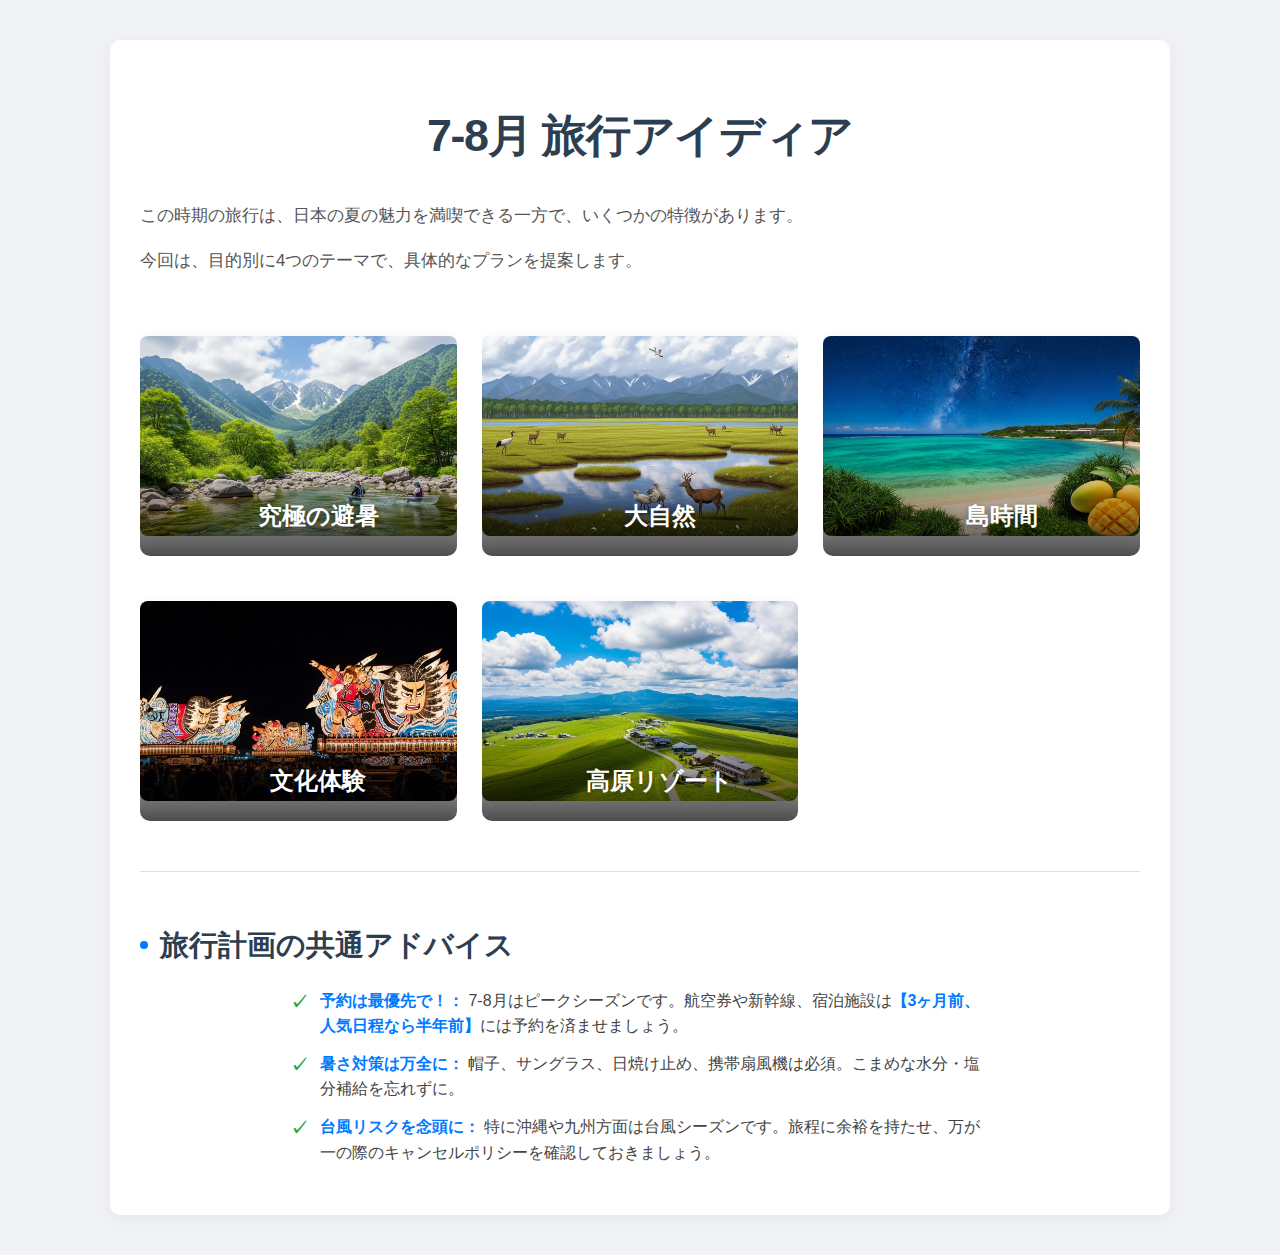
<file: index.html>
<!DOCTYPE html>
<html lang="ja">
<head>
    <meta charset="UTF-8">
    <meta name="viewport" content="width=device-width, initial-scale=1.0">
    <title>7-8月 旅行アイディア</title>
    <link rel="stylesheet" href="styles.css">
</head>
<body>
    <div class="container">
        <h1>7-8月 旅行アイディア</h1>
        <p>この時期の旅行は、日本の夏の魅力を満喫できる一方で、いくつかの特徴があります。</p>
        <p>今回は、目的別に4つのテーマで、具体的なプランを提案します。</p>

        <div class="plan-grid">
            <a href="kamikochi_azumino.html" class="plan-item">
                <img src="image/上高地.jpg" alt="上高地と安曇野">
                <div class="plan-overlay">究極の避暑</div>
            </a>
            <a href="hokkaido_dotou.html" class="plan-item">
                <img src="image/北海道.jpg" alt="北海道・道東">
                <div class="plan-overlay">大自然</div>
            </a>
            <a href="okinawa_miyako.html" class="plan-item">
                <img src="image/宮古諸島.jpg" alt="沖縄・宮古諸島">
                <div class="plan-overlay">島時間</div>
            </a>
            <a href="aomori_nebuta.html" class="plan-item">
                <img src="image/青森.jpg" alt="青森ねぶた祭">
                <div class="plan-overlay">文化体験</div>
            </a>
            <a href="nasu.html" class="plan-item">
                <img src="image/那須.jpg" alt="那須高原">
                <div class="plan-overlay">高原リゾート</div>
            </a>
        </div>

        <hr>

        <h3>旅行計画の共通アドバイス</h3>
        <ul>
            <li><b>予約は最優先で！：</b> 7-8月はピークシーズンです。航空券や新幹線、宿泊施設は<b>【3ヶ月前、人気日程なら半年前】</b>には予約を済ませましょう。</li>
            <li><b>暑さ対策は万全に：</b> 帽子、サングラス、日焼け止め、携帯扇風機は必須。こまめな水分・塩分補給を忘れずに。</li>
            <li><b>台風リスクを念頭に：</b> 特に沖縄や九州方面は台風シーズンです。旅程に余裕を持たせ、万が一の際のキャンセルポリシーを確認しておきましょう。</li>
        </ul>
    </div>
</body>
</html>
</file>
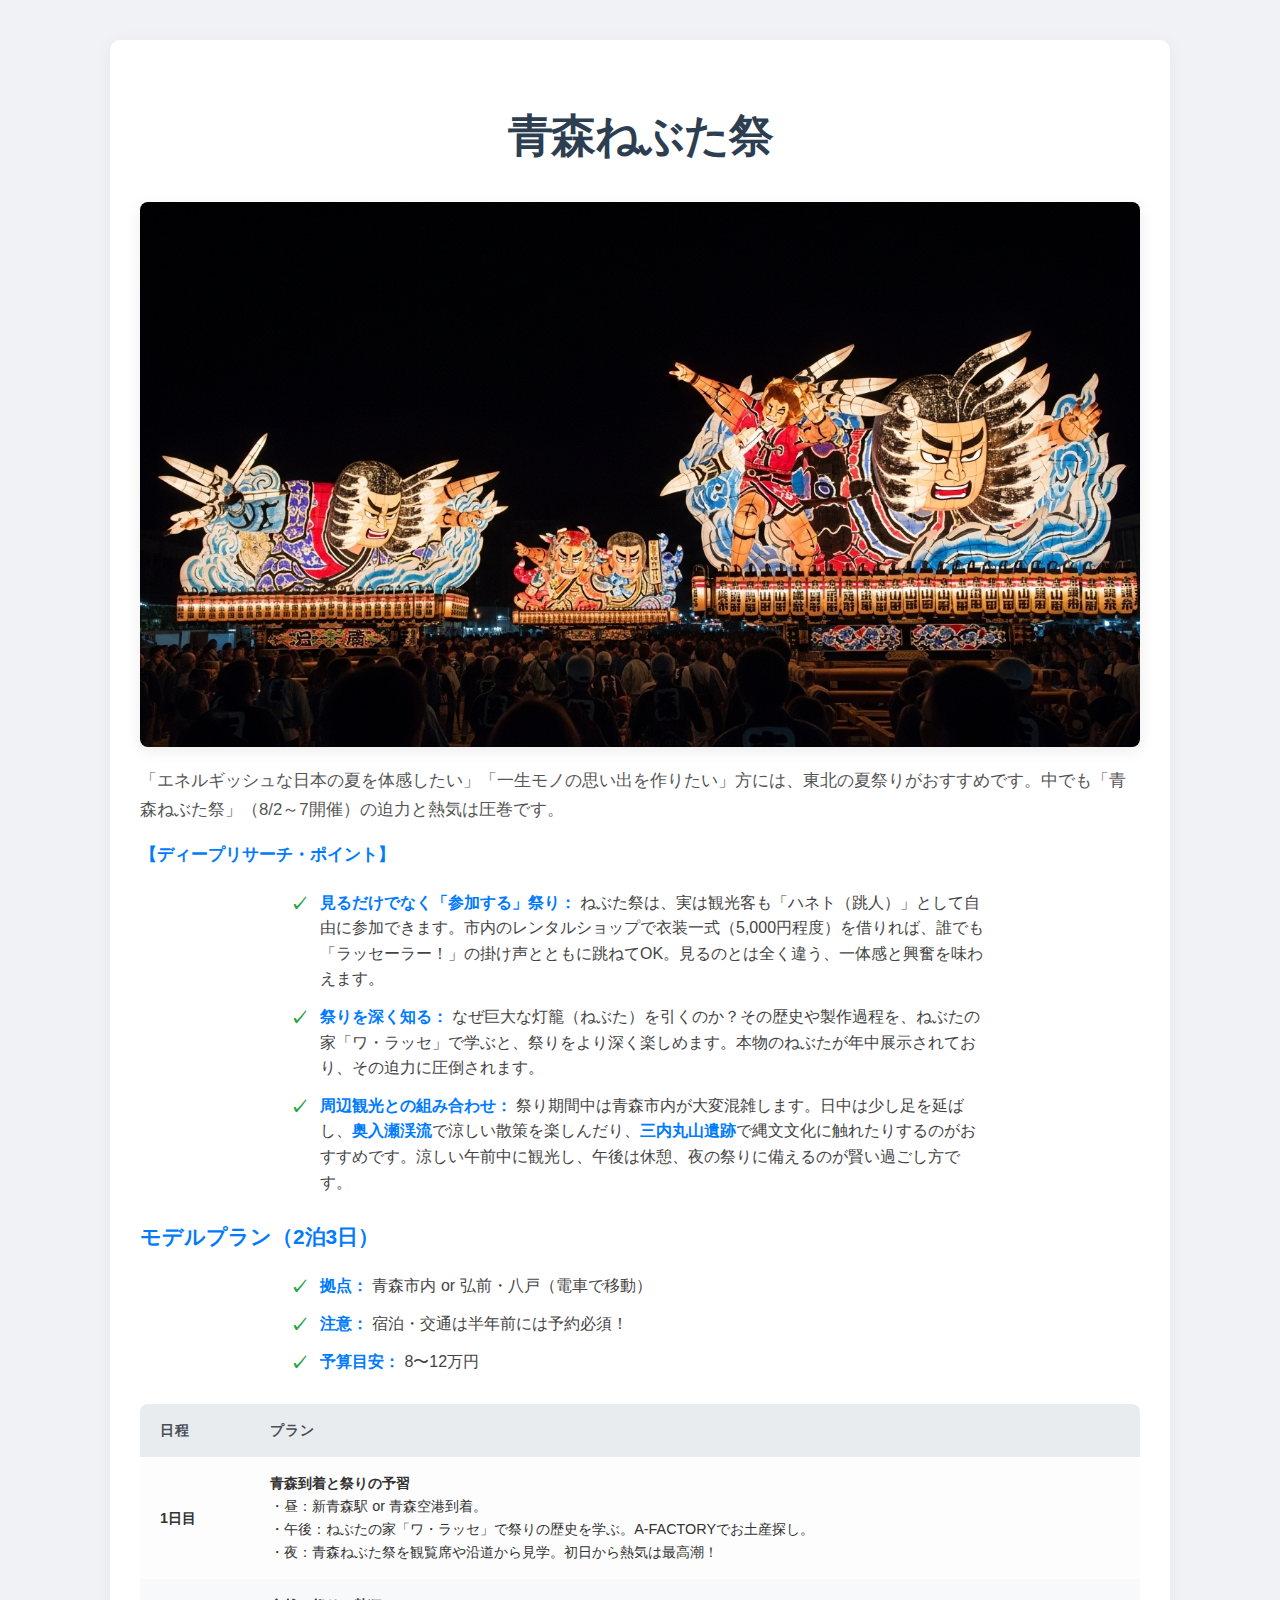
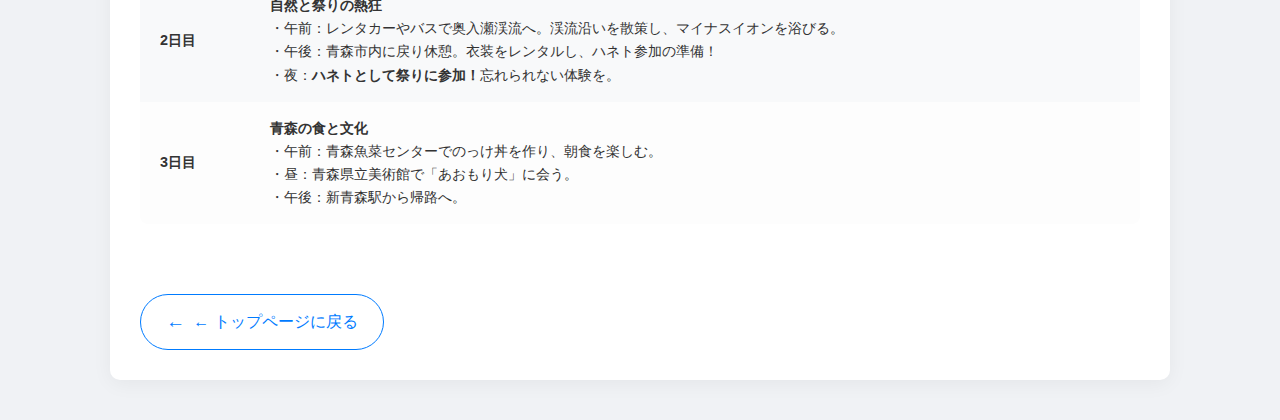
<file: aomori_nebuta.html>
<!DOCTYPE html>
<html lang="ja">
<head>
    <meta charset="UTF-8">
    <meta name="viewport" content="width=device-width, initial-scale=1.0">
    <title>青森ねぶた祭</title>
    <link rel="stylesheet" href="styles.css">
</head>
<body>
    <div class="container">
        <h1>青森ねぶた祭</h1>
        <img src="image/青森.jpg" alt="青森ねぶた祭の熱気" style="width:100%; height:auto; display:block; margin: 0 auto 20px auto; border-radius: 8px;">
        <p>「エネルギッシュな日本の夏を体感したい」「一生モノの思い出を作りたい」方には、東北の夏祭りがおすすめです。中でも「青森ねぶた祭」（8/2～7開催）の迫力と熱気は圧巻です。</p>
        <p><b>【ディープリサーチ・ポイント】</b></p>
        <ul>
            <li><b>見るだけでなく「参加する」祭り：</b> ねぶた祭は、実は観光客も「ハネト（跳人）」として自由に参加できます。市内のレンタルショップで衣装一式（5,000円程度）を借りれば、誰でも「ラッセーラー！」の掛け声とともに跳ねてOK。見るのとは全く違う、一体感と興奮を味わえます。</li>
            <li><b>祭りを深く知る：</b> なぜ巨大な灯籠（ねぶた）を引くのか？その歴史や製作過程を、ねぶたの家「ワ・ラッセ」で学ぶと、祭りをより深く楽しめます。本物のねぶたが年中展示されており、その迫力に圧倒されます。</li>
            <li><b>周辺観光との組み合わせ：</b> 祭り期間中は青森市内が大変混雑します。日中は少し足を延ばし、<b>奥入瀬渓流</b>で涼しい散策を楽しんだり、<b>三内丸山遺跡</b>で縄文文化に触れたりするのがおすすめです。涼しい午前中に観光し、午後は休憩、夜の祭りに備えるのが賢い過ごし方です。</li>
        </ul>
        <h4>モデルプラン（2泊3日）</h4>
        <ul>
            <li><b>拠点：</b> 青森市内 or 弘前・八戸（電車で移動）</li>
            <li><b>注意：</b> 宿泊・交通は半年前には予約必須！</li>
            <li><b>予算目安：</b> 8〜12万円</li>
        </ul>
        <table>
            <thead>
                <tr>
                    <th>日程</th>
                    <th>プラン</th>
                </tr>
            </thead>
            <tbody>
                <tr>
                    <td><b>1日目</b></td>
                    <td><b>青森到着と祭りの予習</b><br>・昼：新青森駅 or 青森空港到着。<br>・午後：ねぶたの家「ワ・ラッセ」で祭りの歴史を学ぶ。A-FACTORYでお土産探し。<br>・夜：青森ねぶた祭を観覧席や沿道から見学。初日から熱気は最高潮！</td>
                </tr>
                <tr>
                    <td><b>2日目</b></td>
                    <td><b>自然と祭りの熱狂</b><br>・午前：レンタカーやバスで奥入瀬渓流へ。渓流沿いを散策し、マイナスイオンを浴びる。<br>・午後：青森市内に戻り休憩。衣装をレンタルし、ハネト参加の準備！<br>・夜：<b>ハネトとして祭りに参加！</b>忘れられない体験を。</td>
                </tr>
                <tr>
                    <td><b>3日目</b></td>
                    <td><b>青森の食と文化</b><br>・午前：青森魚菜センターでのっけ丼を作り、朝食を楽しむ。<br>・昼：青森県立美術館で「あおもり犬」に会う。<br>・午後：新青森駅から帰路へ。</td>
                </tr>
            </tbody>
        </table>
        <a href="index.html" class="back-link">← トップページに戻る</a>
    </div>
</body>
</html>
</file>
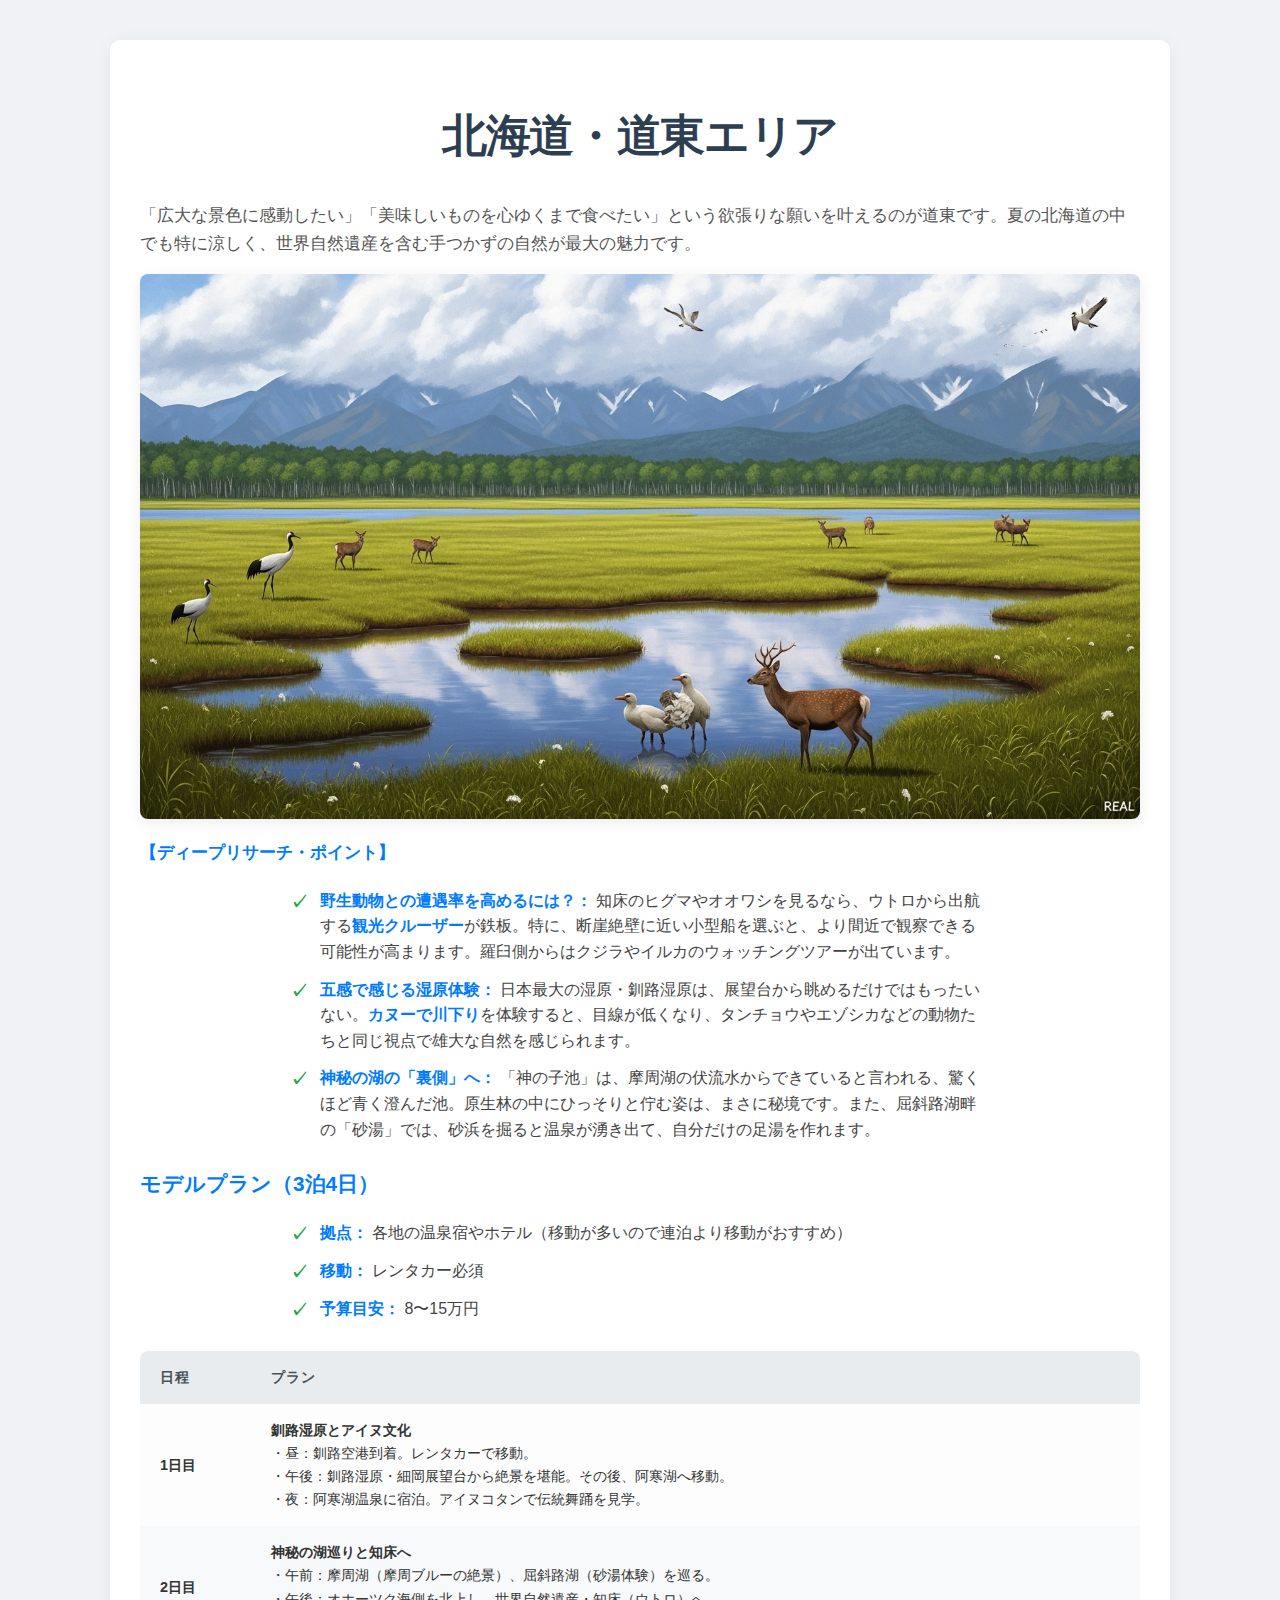
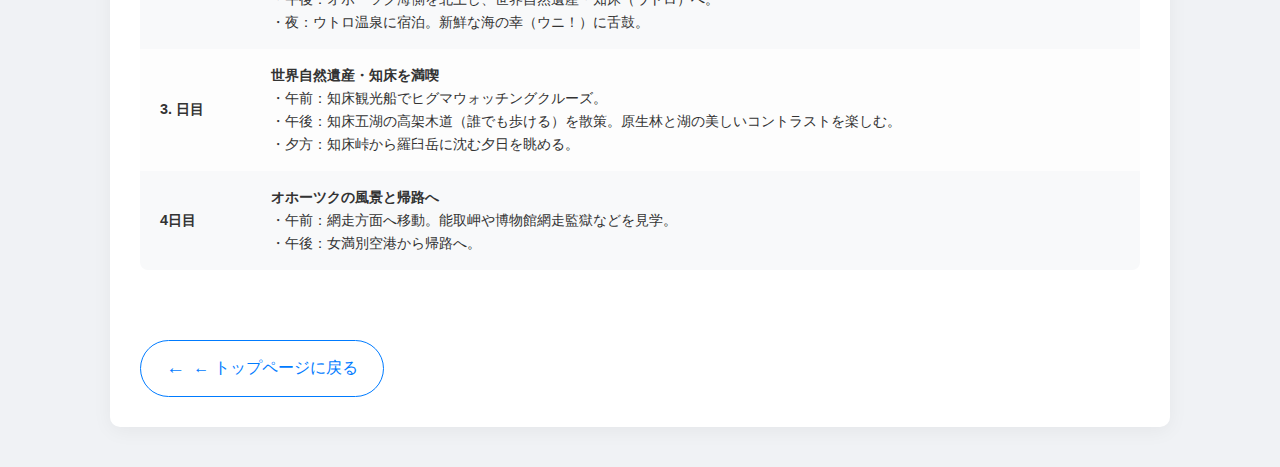
<file: hokkaido_dotou.html>
<!DOCTYPE html>
<html lang="ja">
<head>
    <meta charset="UTF-8">
    <meta name="viewport" content="width=device-width, initial-scale=1.0">
    <title>北海道・道東エリア</title>
    <link rel="stylesheet" href="styles.css">
</head>
<body>
    <div class="container">
        <h1>北海道・道東エリア</h1>
        <p>「広大な景色に感動したい」「美味しいものを心ゆくまで食べたい」という欲張りな願いを叶えるのが道東です。夏の北海道の中でも特に涼しく、世界自然遺産を含む手つかずの自然が最大の魅力です。</p>
        <img src="image/北海道.jpg" alt="北海道・道東の雄大な自然" style="width:100%; height:auto; display:block; margin: 0 auto 20px auto; border-radius: 8px;">
        <p><b>【ディープリサーチ・ポイント】</b></p>
        <ul>
            <li><b>野生動物との遭遇率を高めるには？：</b> 知床のヒグマやオオワシを見るなら、ウトロから出航する<b>観光クルーザー</b>が鉄板。特に、断崖絶壁に近い小型船を選ぶと、より間近で観察できる可能性が高まります。羅臼側からはクジラやイルカのウォッチングツアーが出ています。</li>
            <li><b>五感で感じる湿原体験：</b> 日本最大の湿原・釧路湿原は、展望台から眺めるだけではもったいない。<b>カヌーで川下り</b>を体験すると、目線が低くなり、タンチョウやエゾシカなどの動物たちと同じ視点で雄大な自然を感じられます。</li>
            <li><b>神秘の湖の「裏側」へ：</b> 「神の子池」は、摩周湖の伏流水からできていると言われる、驚くほど青く澄んだ池。原生林の中にひっそりと佇む姿は、まさに秘境です。また、屈斜路湖畔の「砂湯」では、砂浜を掘ると温泉が湧き出て、自分だけの足湯を作れます。</li>
        </ul>
        <h4>モデルプラン（3泊4日）</h4>
        <ul>
            <li><b>拠点：</b> 各地の温泉宿やホテル（移動が多いので連泊より移動がおすすめ）</li>
            <li><b>移動：</b> レンタカー必須</li>
            <li><b>予算目安：</b> 8〜15万円</li>
        </ul>
        <table>
            <thead>
                <tr>
                    <th>日程</th>
                    <th>プラン</th>
                </tr>
            </thead>
            <tbody>
                <tr>
                    <td><b>1日目</b></td>
                    <td><b>釧路湿原とアイヌ文化</b><br>・昼：釧路空港到着。レンタカーで移動。<br>・午後：釧路湿原・細岡展望台から絶景を堪能。その後、阿寒湖へ移動。<br>・夜：阿寒湖温泉に宿泊。アイヌコタンで伝統舞踊を見学。</td>
                </tr>
                <tr>
                    <td><b>2日目</b></td>
                    <td><b>神秘の湖巡りと知床へ</b><br>・午前：摩周湖（摩周ブルーの絶景）、屈斜路湖（砂湯体験）を巡る。<br>・午後：オホーツク海側を北上し、世界自然遺産・知床（ウトロ）へ。<br>・夜：ウトロ温泉に宿泊。新鮮な海の幸（ウニ！）に舌鼓。</td>
                </tr>
                <tr>
                    <td><b>3. 日目</b></td>
                    <td><b>世界自然遺産・知床を満喫</b><br>・午前：知床観光船でヒグマウォッチングクルーズ。<br>・午後：知床五湖の高架木道（誰でも歩ける）を散策。原生林と湖の美しいコントラストを楽しむ。<br>・夕方：知床峠から羅臼岳に沈む夕日を眺める。</td>
                </tr>
                <tr>
                    <td><b>4日目</b></td>
                    <td><b>オホーツクの風景と帰路へ</b><br>・午前：網走方面へ移動。能取岬や博物館網走監獄などを見学。<br>・午後：女満別空港から帰路へ。</td>
                </tr>
            </tbody>
        </table>
        <a href="index.html" class="back-link">← トップページに戻る</a>
    </div>
</body>
</html>
</file>
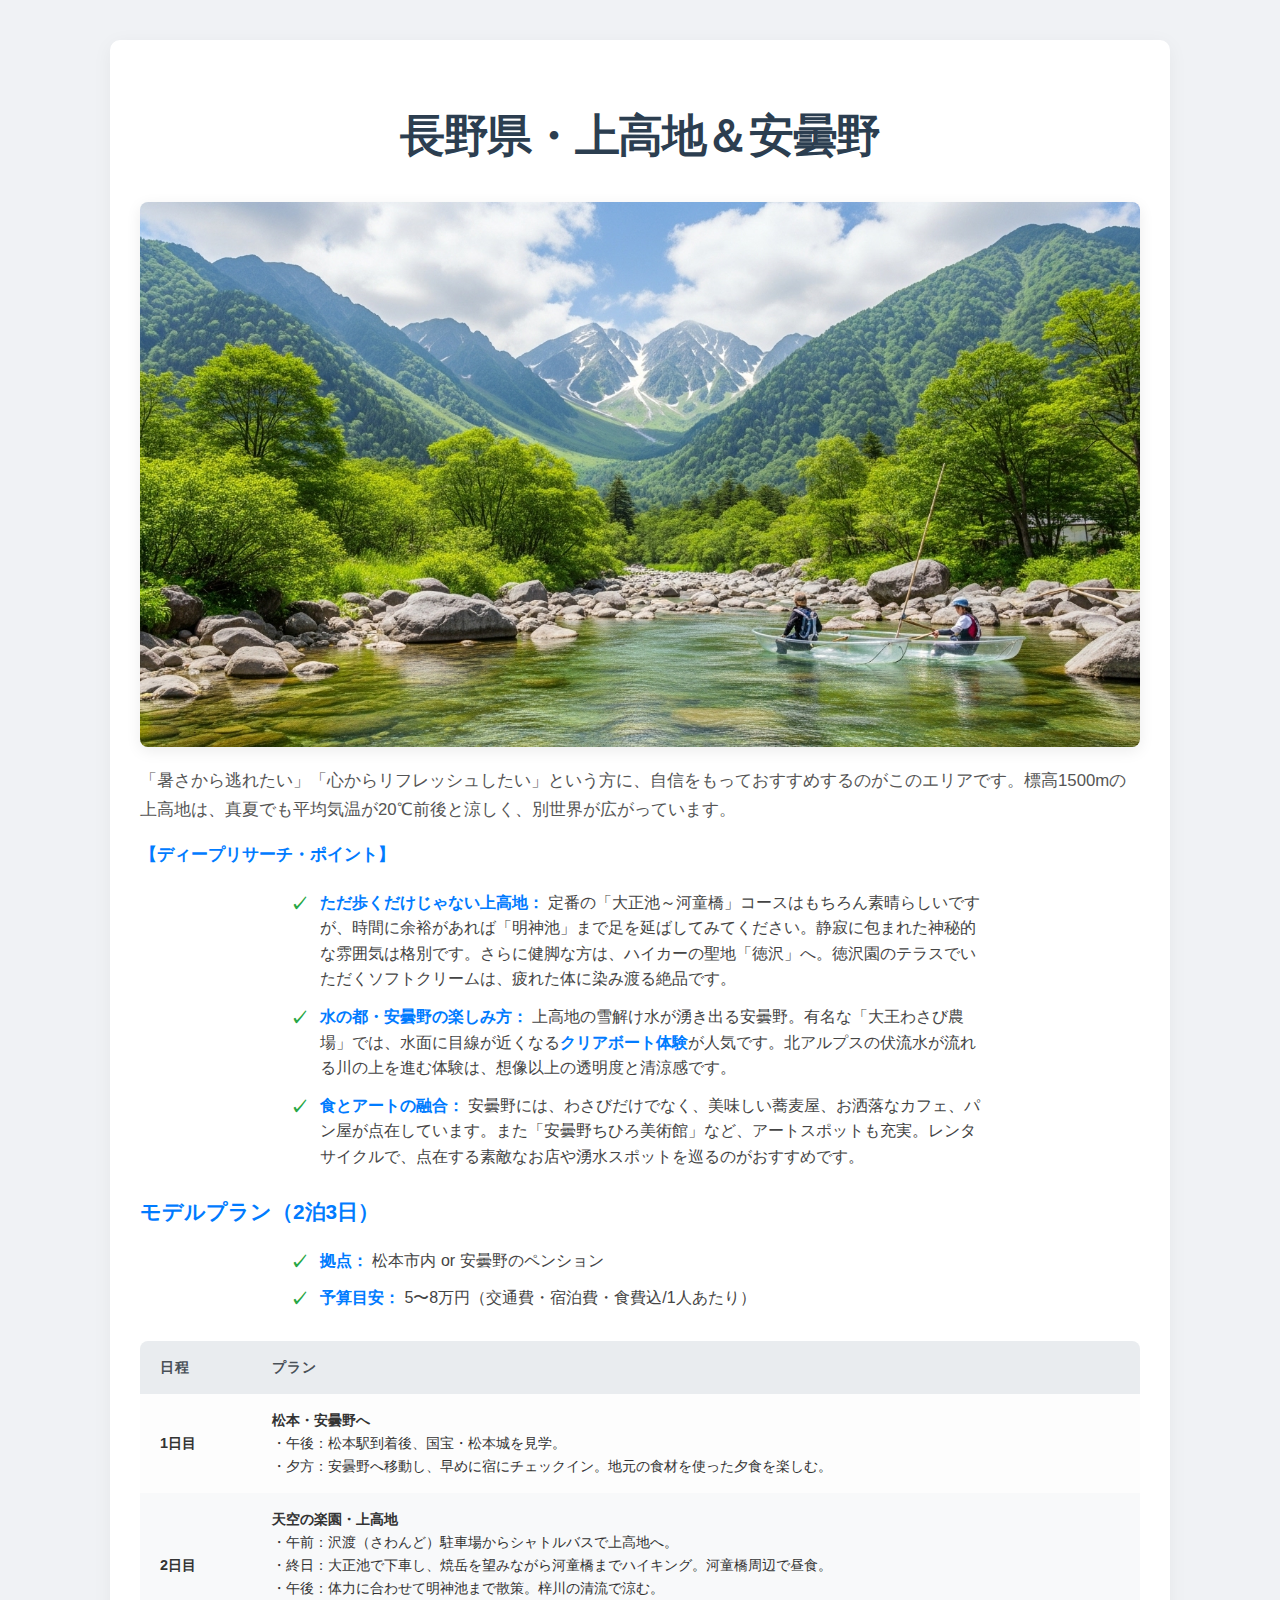
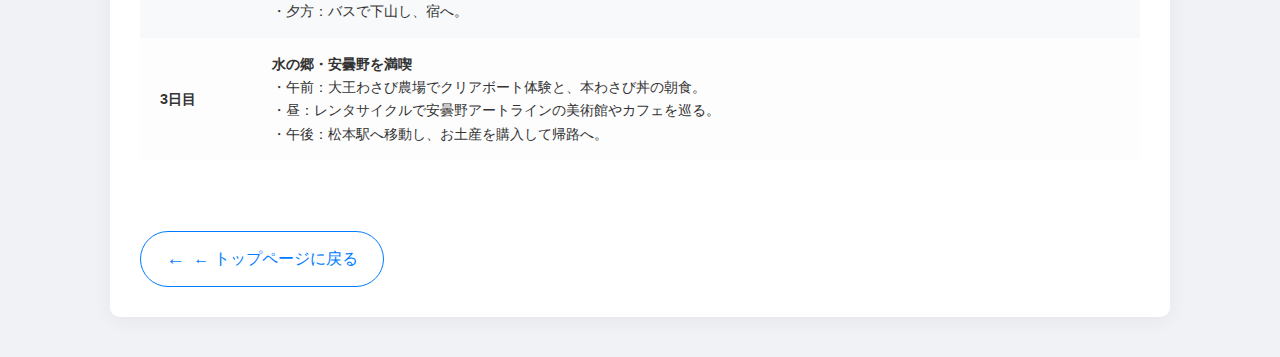
<file: kamikochi_azumino.html>
<!DOCTYPE html>
<html lang="ja">
<head>
    <meta charset="UTF-8">
    <meta name="viewport" content="width=device-width, initial-scale=1.0">
    <title>長野県・上高地＆安曇野</title>
    <link rel="stylesheet" href="styles.css">
</head>
<body>
    <div class="container">
        <h1>長野県・上高地＆安曇野</h1>
        <img src="image/上高地.jpg" alt="上高地と安曇野の涼しげな風景" style="width:100%; height:auto; display:block; margin: 0 auto 20px auto; border-radius: 8px;">
        <p>「暑さから逃れたい」「心からリフレッシュしたい」という方に、自信をもっておすすめするのがこのエリアです。標高1500mの上高地は、真夏でも平均気温が20℃前後と涼しく、別世界が広がっています。</p>
        <p><b>【ディープリサーチ・ポイント】</b></p>
        <ul>
            <li><b>ただ歩くだけじゃない上高地：</b> 定番の「大正池～河童橋」コースはもちろん素晴らしいですが、時間に余裕があれば「明神池」まで足を延ばしてみてください。静寂に包まれた神秘的な雰囲気は格別です。さらに健脚な方は、ハイカーの聖地「徳沢」へ。徳沢園のテラスでいただくソフトクリームは、疲れた体に染み渡る絶品です。</li>
            <li><b>水の都・安曇野の楽しみ方：</b> 上高地の雪解け水が湧き出る安曇野。有名な「大王わさび農場」では、水面に目線が近くなる<b>クリアボート体験</b>が人気です。北アルプスの伏流水が流れる川の上を進む体験は、想像以上の透明度と清涼感です。</li>
            <li><b>食とアートの融合：</b> 安曇野には、わさびだけでなく、美味しい蕎麦屋、お洒落なカフェ、パン屋が点在しています。また「安曇野ちひろ美術館」など、アートスポットも充実。レンタサイクルで、点在する素敵なお店や湧水スポットを巡るのがおすすめです。</li>
        </ul>
        <h4>モデルプラン（2泊3日）</h4>
        <ul>
            <li><b>拠点：</b> 松本市内 or 安曇野のペンション</li>
            <li><b>予算目安：</b> 5〜8万円（交通費・宿泊費・食費込/1人あたり）</li>
        </ul>
        <table>
            <thead>
                <tr>
                    <th>日程</th>
                    <th>プラン</th>
                </tr>
            </thead>
            <tbody>
                <tr>
                    <td><b>1日目</b></td>
                    <td><b>松本・安曇野へ</b><br>・午後：松本駅到着後、国宝・松本城を見学。<br>・夕方：安曇野へ移動し、早めに宿にチェックイン。地元の食材を使った夕食を楽しむ。</td>
                </tr>
                <tr>
                    <td><b>2日目</b></td>
                    <td><b>天空の楽園・上高地</b><br>・午前：沢渡（さわんど）駐車場からシャトルバスで上高地へ。<br>・終日：大正池で下車し、焼岳を望みながら河童橋までハイキング。河童橋周辺で昼食。<br>・午後：体力に合わせて明神池まで散策。梓川の清流で涼む。<br>・夕方：バスで下山し、宿へ。</td>
                </tr>
                <tr>
                    <td><b>3日目</b></td>
                    <td><b>水の郷・安曇野を満喫</b><br>・午前：大王わさび農場でクリアボート体験と、本わさび丼の朝食。<br>・昼：レンタサイクルで安曇野アートラインの美術館やカフェを巡る。<br>・午後：松本駅へ移動し、お土産を購入して帰路へ。</td>
                </tr>
            </tbody>
        </table>
        <a href="index.html" class="back-link">← トップページに戻る</a>
    </div>
</body>
</html>
</file>
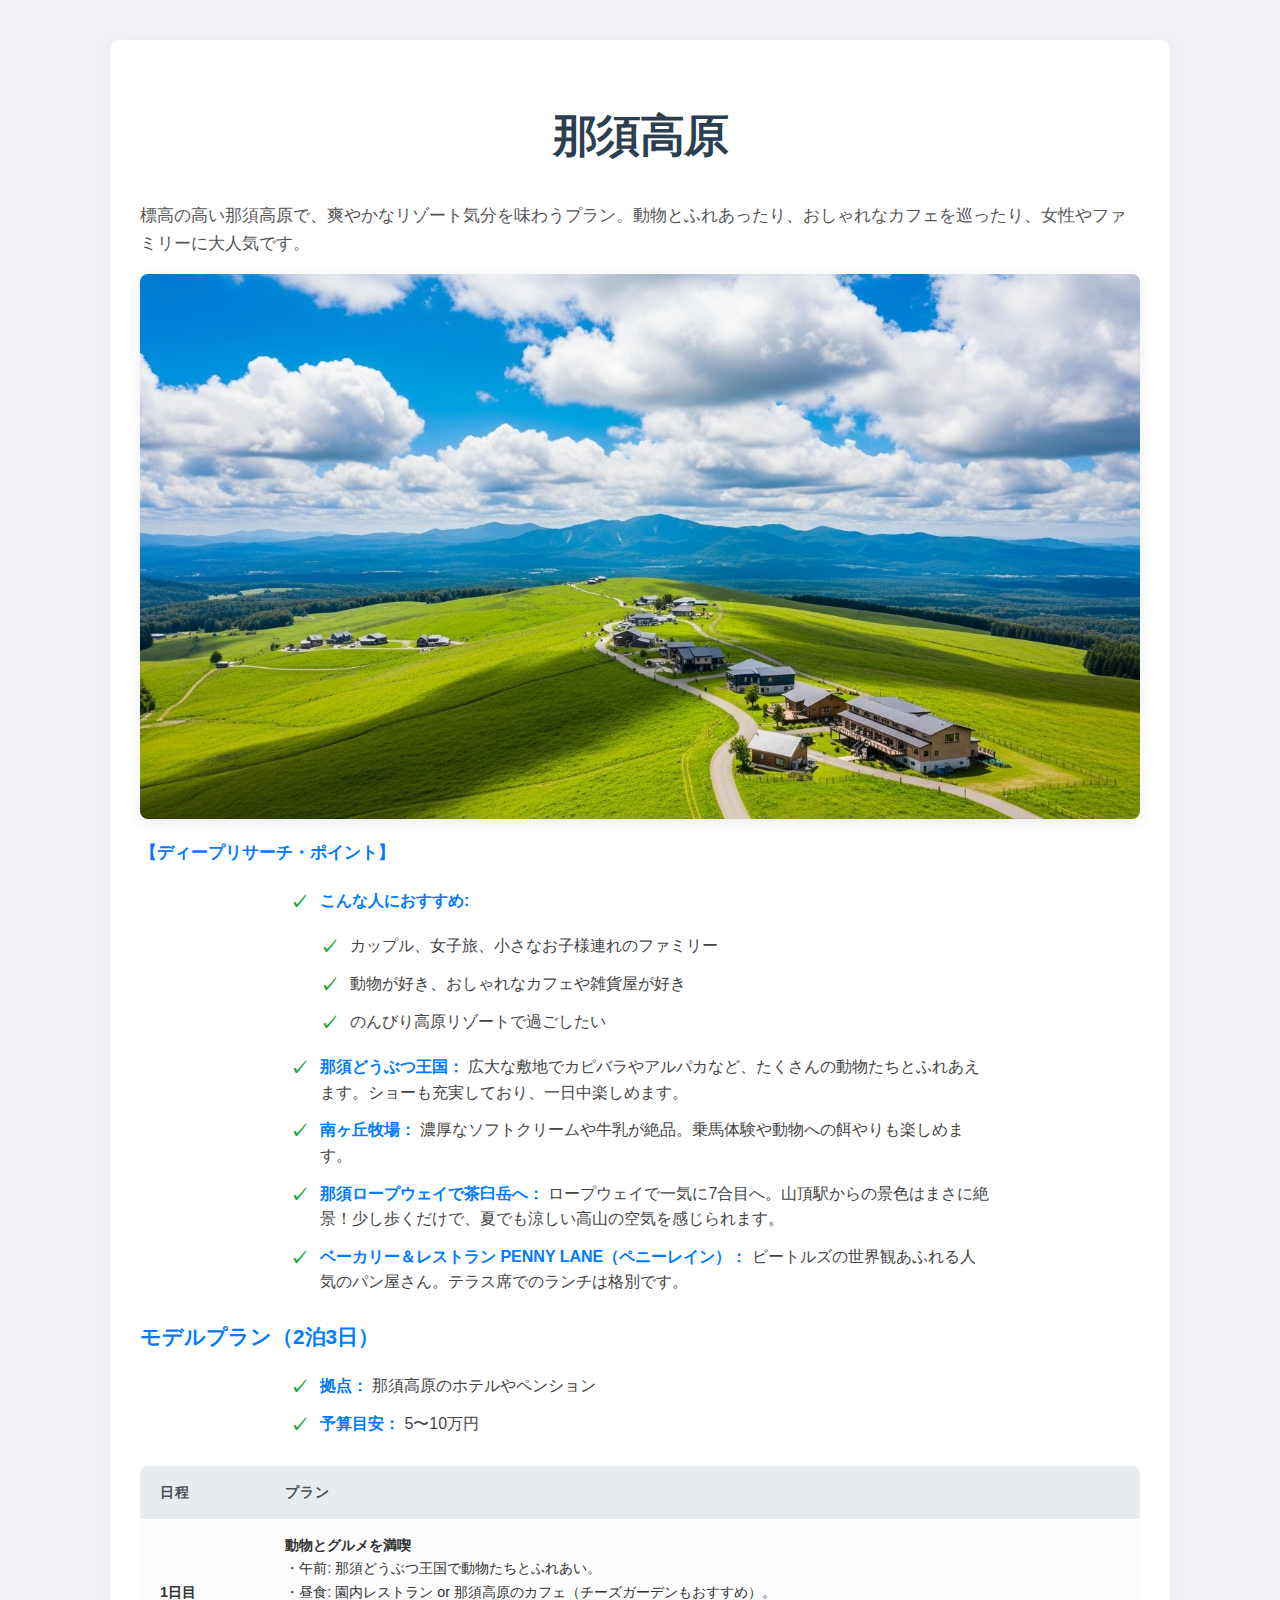
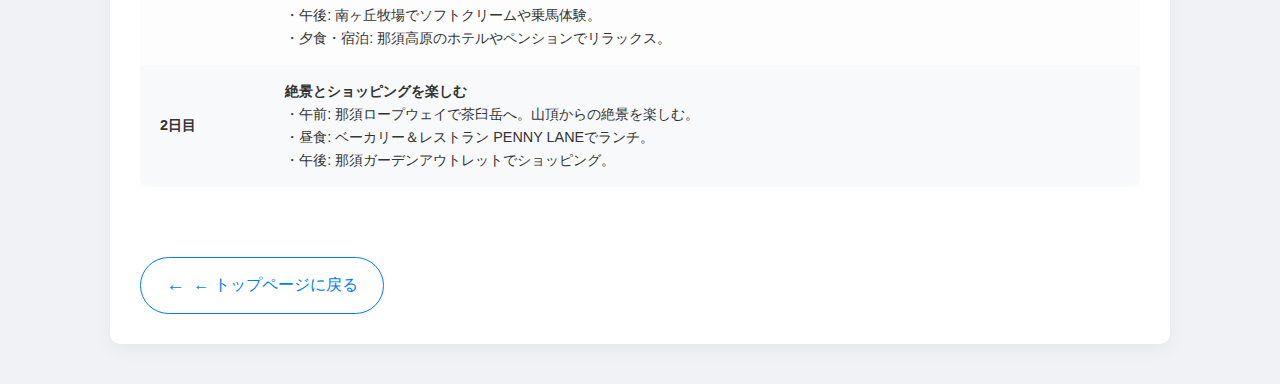
<file: nasu.html>
<!DOCTYPE html>
<html lang="ja">
<head>
    <meta charset="UTF-8">
    <meta name="viewport" content="width=device-width, initial-scale=1.0">
    <title>那須高原</title>
    <link rel="stylesheet" href="styles.css">
</head>
<body>
    <div class="container">
        <h1>那須高原</h1>
        <p>標高の高い那須高原で、爽やかなリゾート気分を味わうプラン。動物とふれあったり、おしゃれなカフェを巡ったり、女性やファミリーに大人気です。</p>
        <img src="image/那須.jpg" alt="那須高原の風景" style="width:100%; height:auto; display:block; margin: 0 auto 20px auto; border-radius: 8px;">
        <p><b>【ディープリサーチ・ポイント】</b></p>
        <ul>
            <li><b>こんな人におすすめ:</b>
                <ul>
                    <li>カップル、女子旅、小さなお子様連れのファミリー</li>
                    <li>動物が好き、おしゃれなカフェや雑貨屋が好き</li>
                    <li>のんびり高原リゾートで過ごしたい</li>
                </ul>
            </li>
            <li><b>那須どうぶつ王国：</b> 広大な敷地でカピバラやアルパカなど、たくさんの動物たちとふれあえます。ショーも充実しており、一日中楽しめます。</li>
            <li><b>南ヶ丘牧場：</b> 濃厚なソフトクリームや牛乳が絶品。乗馬体験や動物への餌やりも楽しめます。</li>
            <li><b>那須ロープウェイで茶臼岳へ：</b> ロープウェイで一気に7合目へ。山頂駅からの景色はまさに絶景！少し歩くだけで、夏でも涼しい高山の空気を感じられます。</li>
            <li><b>ベーカリー＆レストラン PENNY LANE（ペニーレイン）：</b> ビートルズの世界観あふれる人気のパン屋さん。テラス席でのランチは格別です。</li>
        </ul>
        <h4>モデルプラン（2泊3日）</h4>
        <ul>
            <li><b>拠点：</b> 那須高原のホテルやペンション</li>
            <li><b>予算目安：</b> 5〜10万円</li>
        </ul>
        <table>
            <thead>
                <tr>
                    <th>日程</th>
                    <th>プラン</th>
                </tr>
            </thead>
            <tbody>
                <tr>
                    <td><b>1日目</b></td>
                    <td><b>動物とグルメを満喫</b><br>・午前: 那須どうぶつ王国で動物たちとふれあい。<br>・昼食: 園内レストラン or 那須高原のカフェ（チーズガーデンもおすすめ）。<br>・午後: 南ヶ丘牧場でソフトクリームや乗馬体験。<br>・夕食・宿泊: 那須高原のホテルやペンションでリラックス。</td>
                </tr>
                <tr>
                    <td><b>2日目</b></td>
                    <td><b>絶景とショッピングを楽しむ</b><br>・午前: 那須ロープウェイで茶臼岳へ。山頂からの絶景を楽しむ。<br>・昼食: ベーカリー＆レストラン PENNY LANEでランチ。<br>・午後: 那須ガーデンアウトレットでショッピング。</td>
                </tr>
            </tbody>
        </table>
        <a href="index.html" class="back-link">← トップページに戻る</a>
    </div>
</body>
</html>
</file>
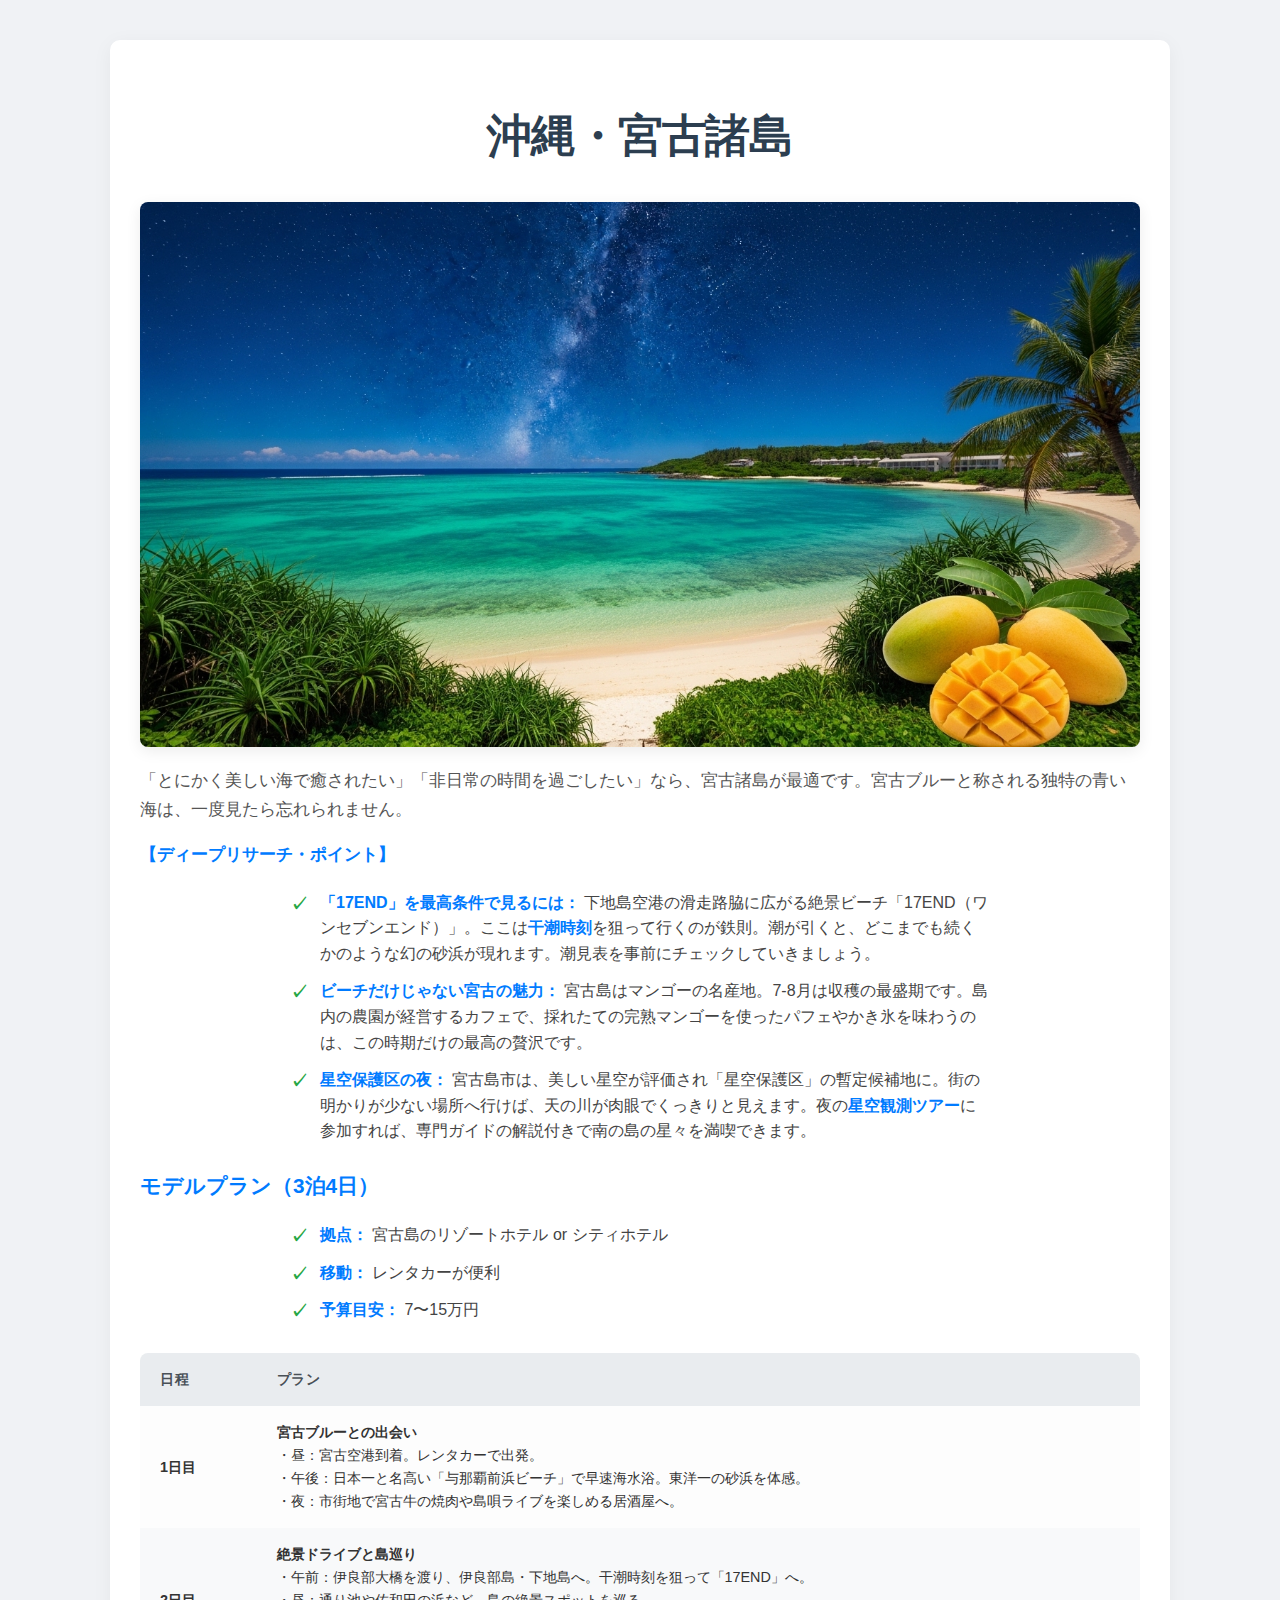
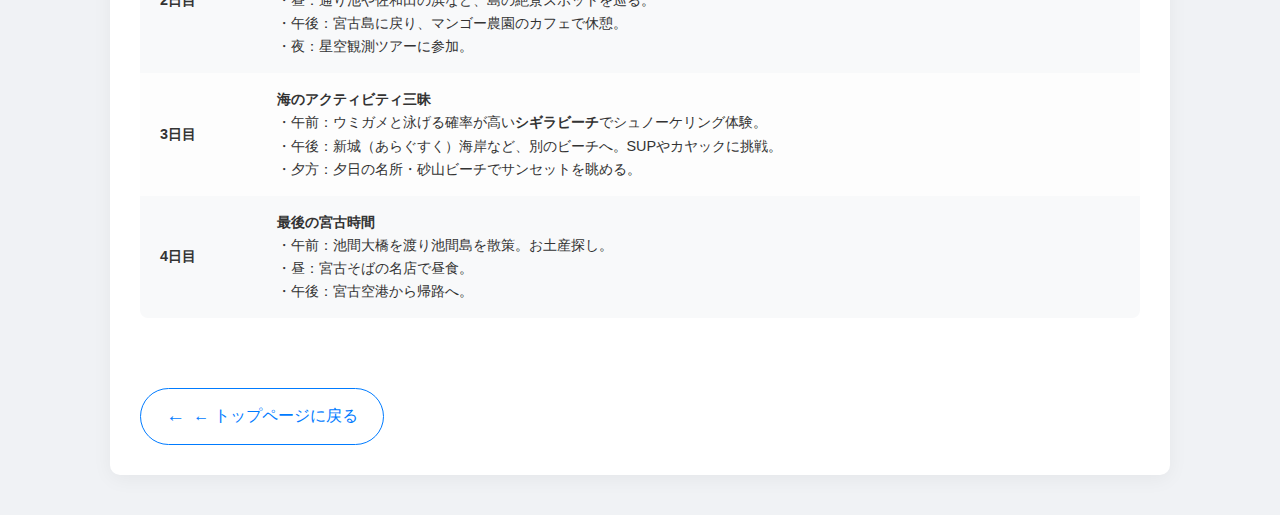
<file: okinawa_miyako.html>
<!DOCTYPE html>
<html lang="ja">
<head>
    <meta charset="UTF-8">
    <meta name="viewport" content="width=device-width, initial-scale=1.0">
    <title>沖縄・宮古諸島</title>
    <link rel="stylesheet" href="styles.css">
</head>
<body>
    <div class="container">
        <h1>沖縄・宮古諸島</h1>
        <img src="image/宮古諸島.jpg" alt="沖縄・宮古諸島の美しい海" style="width:100%; height:auto; display:block; margin: 0 auto 20px auto; border-radius: 8px;">
        <p>「とにかく美しい海で癒されたい」「非日常の時間を過ごしたい」なら、宮古諸島が最適です。宮古ブルーと称される独特の青い海は、一度見たら忘れられません。</p>
        <p><b>【ディープリサーチ・ポイント】</b></p>
        <ul>
            <li><b>「17END」を最高条件で見るには：</b> 下地島空港の滑走路脇に広がる絶景ビーチ「17END（ワンセブンエンド）」。ここは<b>干潮時刻</b>を狙って行くのが鉄則。潮が引くと、どこまでも続くかのような幻の砂浜が現れます。潮見表を事前にチェックしていきましょう。</li>
            <li><b>ビーチだけじゃない宮古の魅力：</b> 宮古島はマンゴーの名産地。7-8月は収穫の最盛期です。島内の農園が経営するカフェで、採れたての完熟マンゴーを使ったパフェやかき氷を味わうのは、この時期だけの最高の贅沢です。</li>
            <li><b>星空保護区の夜：</b> 宮古島市は、美しい星空が評価され「星空保護区」の暫定候補地に。街の明かりが少ない場所へ行けば、天の川が肉眼でくっきりと見えます。夜の<b>星空観測ツアー</b>に参加すれば、専門ガイドの解説付きで南の島の星々を満喫できます。</li>
        </ul>
        <h4>モデルプラン（3泊4日）</h4>
        <ul>
            <li><b>拠点：</b> 宮古島のリゾートホテル or シティホテル</li>
            <li><b>移動：</b> レンタカーが便利</li>
            <li><b>予算目安：</b> 7〜15万円</li>
        </ul>
        <table>
            <thead>
                <tr>
                    <th>日程</th>
                    <th>プラン</th>
                </tr>
            </thead>
            <tbody>
                <tr>
                    <td><b>1日目</b></td>
                    <td><b>宮古ブルーとの出会い</b><br>・昼：宮古空港到着。レンタカーで出発。<br>・午後：日本一と名高い「与那覇前浜ビーチ」で早速海水浴。東洋一の砂浜を体感。<br>・夜：市街地で宮古牛の焼肉や島唄ライブを楽しめる居酒屋へ。</td>
                </tr>
                <tr>
                    <td><b>2日目</b></td>
                    <td><b>絶景ドライブと島巡り</b><br>・午前：伊良部大橋を渡り、伊良部島・下地島へ。干潮時刻を狙って「17END」へ。<br>・昼：通り池や佐和田の浜など、島の絶景スポットを巡る。<br>・午後：宮古島に戻り、マンゴー農園のカフェで休憩。<br>・夜：星空観測ツアーに参加。</td>
                </tr>
                <tr>
                    <td><b>3日目</b></td>
                    <td><b>海のアクティビティ三昧</b><br>・午前：ウミガメと泳げる確率が高い<b>シギラビーチ</b>でシュノーケリング体験。<br>・午後：新城（あらぐすく）海岸など、別のビーチへ。SUPやカヤックに挑戦。<br>・夕方：夕日の名所・砂山ビーチでサンセットを眺める。</td>
                </tr>
                <tr>
                    <td><b>4日目</b></td>
                    <td><b>最後の宮古時間</b><br>・午前：池間大橋を渡り池間島を散策。お土産探し。<br>・昼：宮古そばの名店で昼食。<br>・午後：宮古空港から帰路へ。</td>
                </tr>
            </tbody>
        </table>
        <a href="index.html" class="back-link">← トップページに戻る</a>
    </div>
</body>
</html>
</file>
<file: styles.css>
/* General Body and Typography */
body {
    font-family: 'Inter', -apple-system, BlinkMacSystemFont, 'Segoe UI', Roboto, 'Helvetica Neue', Arial, sans-serif;
    line-height: 1.6;
    margin: 0;
    background-color: #f0f2f5; /* Light gray background */
    color: #333; /* Darker text for readability */
    -webkit-font-smoothing: antialiased;
    -moz-osx-font-smoothing: grayscale;
}

/* Container for content */
.container {
    max-width: 1000px; /* Slightly wider container */
    margin: 40px auto; /* Centered with vertical spacing */
    padding: 30px; /* Increased padding */
    background: #ffffff; /* Clean white background for content */
    border-radius: 10px; /* Soft rounded corners */
    box-shadow: 0 4px 20px rgba(0, 0, 0, 0.05); /* Subtle shadow for depth */
}

/* Headings */
h1, h2, h3, h4 {
    font-weight: 600; /* Semi-bold for modern look */
    color: #2c3e50; /* Dark blue-gray for headings */
    margin-bottom: 15px;
}

h1 {
    font-size: 2.8rem; /* Larger main heading */
    text-align: center;
    margin-bottom: 30px;
    letter-spacing: -0.03em; /* Tighter letter spacing */
}

h3 {
    font-size: 1.8rem;
    border-bottom: none; /* Remove border for borderless design */
    padding-bottom: 0;
    margin-top: 40px;
    position: relative;
    padding-left: 20px; /* Indent for a clean look */
}

h3::before {
    content: '';
    position: absolute;
    left: 0;
    top: 50%;
    transform: translateY(-50%);
    width: 8px; /* Small accent line */
    height: 8px;
    background-color: #007bff; /* Accent color */
    border-radius: 50%;
}

h4 {
    font-size: 1.3rem;
    color: #007bff; /* Accent color for sub-headings */
    margin-top: 25px;
}

/* Paragraphs */
p {
    font-size: 1.05rem;
    color: #555; /* Softer black for body text */
    line-height: 1.7;
    margin-bottom: 15px;
}

/* Plan Grid (for index.html) */
.plan-grid {
    display: grid;
    grid-template-columns: repeat(auto-fit, minmax(280px, 1fr));
    gap: 25px; /* Slightly reduced gap */
    margin-top: 40px;
}

.plan-item {
    position: relative;
    overflow: hidden;
    border-radius: 10px; /* Consistent rounded corners */
    cursor: pointer;
    transition: transform 0.3s ease, box-shadow 0.3s ease;
    background-color: #fff; /* Ensure white background */
}

.plan-item:hover {
    transform: translateY(-5px); /* Subtle lift effect */
    box-shadow: 0 8px 20px rgba(0, 0, 0, 0.1); /* Enhanced shadow on hover */
}

.plan-item img {
    width: 100%;
    height: 200px; /* Slightly reduced height */
    object-fit: cover;
    display: block;
    transition: transform 0.3s ease;
}

.plan-item:hover img {
    transform: scale(1.03); /* Subtle zoom on hover */
}

.plan-overlay {
    position: absolute;
    bottom: 0;
    left: 0;
    width: 100%;
    padding: 30px 20px 20px; /* Adjusted padding */
    background: linear-gradient(to top, rgba(0,0,0,0.7), transparent); /* Softer gradient */
    color: white;
    display: flex;
    align-items: flex-end;
    justify-content: center;
    font-size: 1.5em; /* Slightly smaller font */
    font-weight: 700; /* Bolder text */
    opacity: 1;
    transition: opacity 0.3s ease;
    text-shadow: 0 2px 5px rgba(0,0,0,0.3); /* Text shadow for readability */
}

/* Horizontal Rule */
hr {
    border: none; /* Remove default border */
    height: 1px;
    background-color: #e0e0e0; /* Lighter separator */
    margin: 50px 0;
}

/* Lists */
ul {
    list-style: none;
    padding: 0;
    text-align: left;
    max-width: 700px; /* Wider lists */
    margin: 20px auto;
    color: #444; /* Darker list text */
}

li {
    margin-bottom: 12px; /* Slightly reduced margin */
    padding-left: 30px; /* Increased padding for checkmark */
    position: relative;
}

li::before {
    content: '\2713'; /* Unicode checkmark */
    position: absolute;
    left: 0;
    color: #28a745; /* Green for checkmark */
    font-weight: bold;
    font-size: 1.1em;
}

/* Bold text within content */
b {
    font-weight: 600;
    color: #007bff; /* Accent color for bold text */
}

/* Tables */
table {
    width: 100%;
    border-collapse: collapse;
    margin: 30px 0;
    font-size: 0.9em; /* Slightly smaller font for tables */
    background-color: #fdfdfd; /* Off-white background for tables */
    border-radius: 8px;
    overflow: hidden; /* Ensures rounded corners apply to content */
}

th, td {
    border: none; /* Remove table borders */
    padding: 15px 20px; /* Increased padding */
    text-align: left;
}

th {
    background-color: #e9ecef; /* Light gray for table headers */
    font-weight: 700; /* Bolder headers */
    color: #495057;
    text-transform: uppercase; /* Uppercase for headers */
    letter-spacing: 0.05em;
}

tr:nth-child(even) {
    background-color: #f8f9fa; /* Zebra striping for rows */
}

td b {
    color: #333; /* Darker bold text in table cells */
}

/* Back Link */
.back-link {
    display: inline-flex; /* Use flex for alignment */
    align-items: center;
    gap: 8px; /* Space between arrow and text */
    margin-top: 40px; /* Increased margin */
    padding: 12px 25px; /* Larger padding */
    color: #007bff; /* Accent color */
    text-decoration: none;
    border: 1px solid #007bff; /* Border with accent color */
    border-radius: 50px; /* Pill shape */
    transition: all 0.3s ease; /* Smooth transition for all properties */
    font-weight: 500;
}

.back-link:hover {
    background-color: #007bff; /* Solid background on hover */
    color: #fff; /* White text on hover */
    box-shadow: 0 5px 15px rgba(0, 123, 255, 0.2); /* Subtle shadow on hover */
}

.back-link::before {
    content: '\2190'; /* Left arrow unicode */
    font-size: 1.2em;
}

/* Images */
img {
    max-width: 100%; /* Ensure images are responsive */
    height: auto;
    border-radius: 8px; /* Consistent rounded corners */
    display: block;
    margin: 20px auto; /* Centered with vertical spacing */
    box-shadow: 0 4px 15px rgba(0, 0, 0, 0.08); /* Subtle shadow for images */
}
</file>
